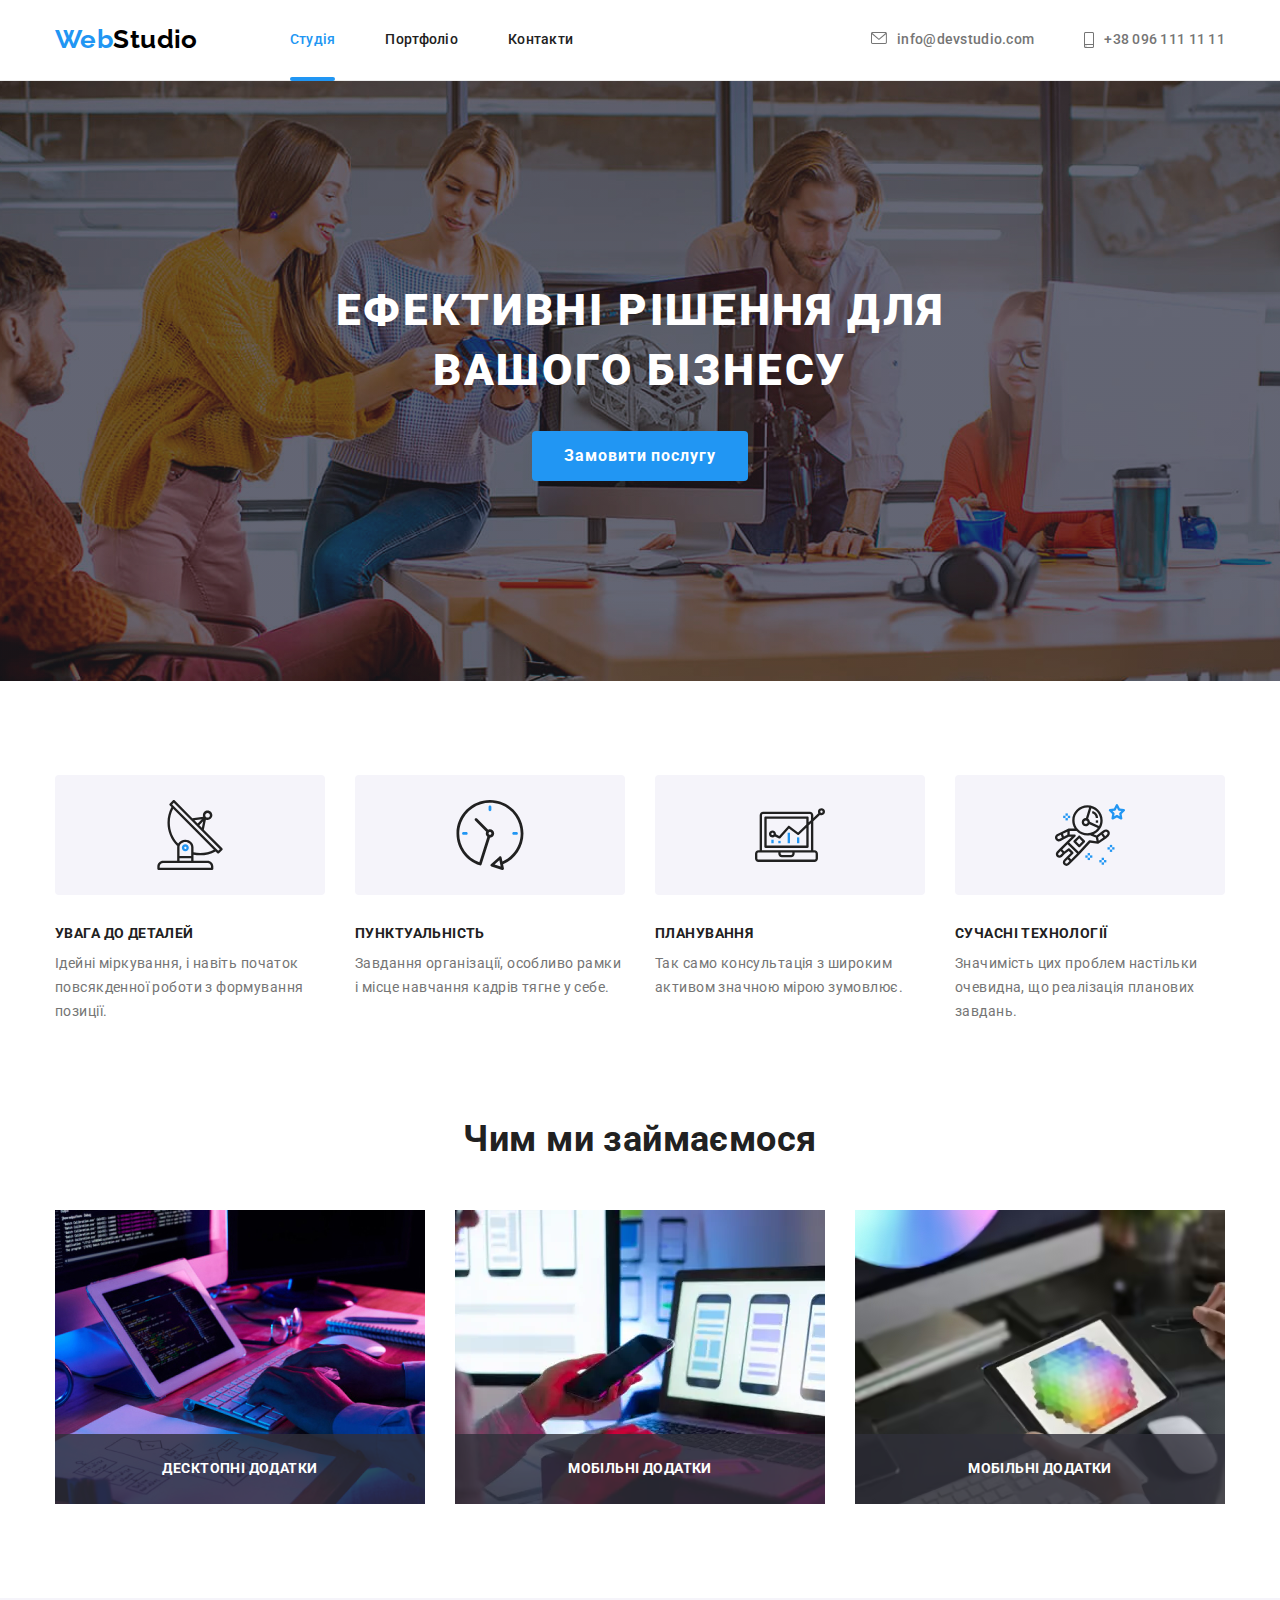
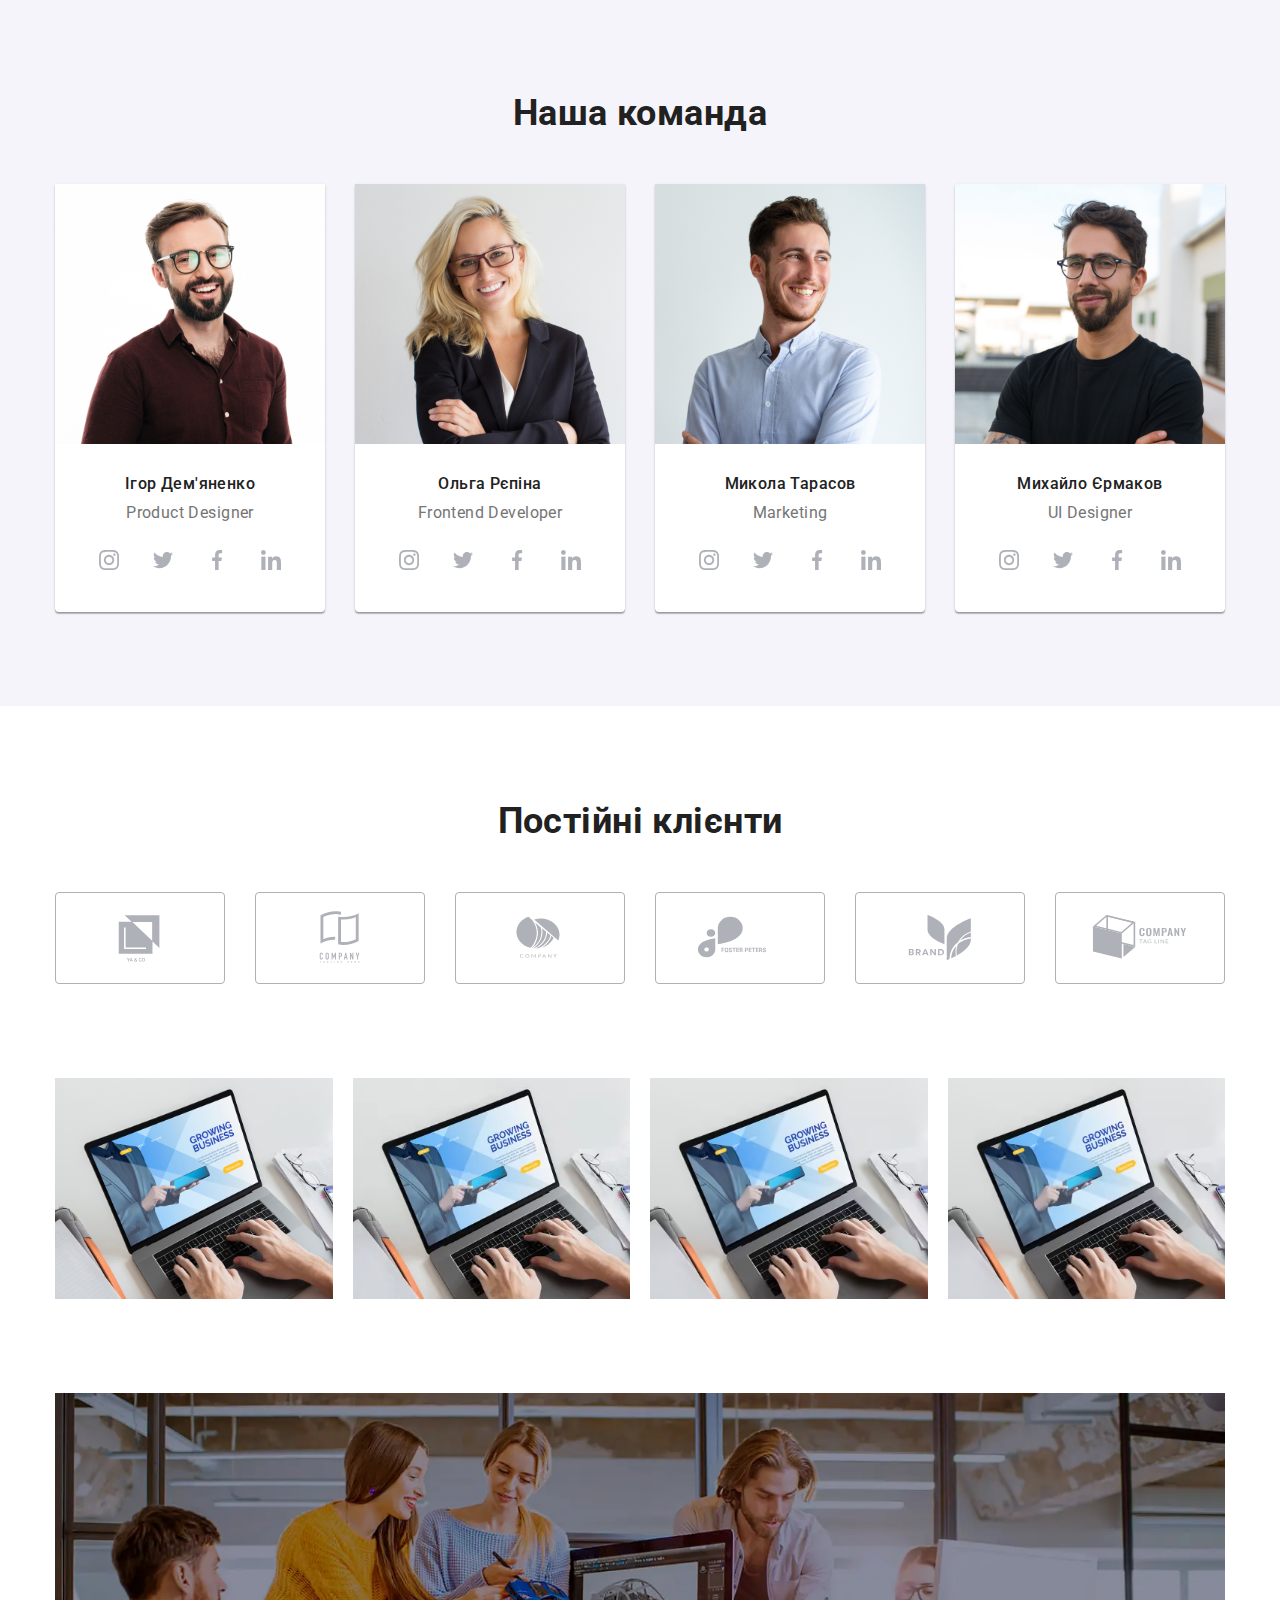
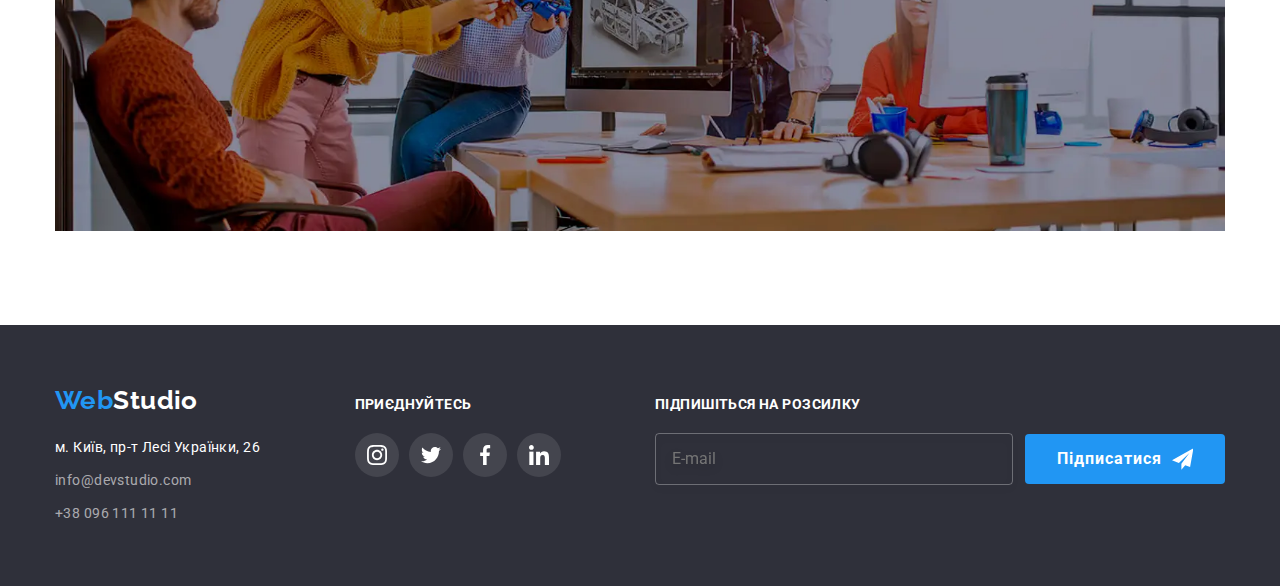
<file: index.html>
<!DOCTYPE html>
<html lang="uk">
  <head>
    <meta charset="UTF-8" />
    <meta http-equiv="X-UA-Compatible" content="IE=edge" />
    <meta name="viewport" content="width=device-width, initial-scale=1.0" />
    <title>WebStudio</title>
    <link rel="preconnect" href="https://fonts.googleapis.com" />
    <link rel="preconnect" href="https://fonts.gstatic.com" crossorigin />
    <link
      href="https://fonts.googleapis.com/css2?family=Raleway:wght@700&family=Roboto:wght@400;500;700;900&display=swap"
      rel="stylesheet"
    />
    <link rel="stylesheet" href="./css/style.css" />
  </head>

  <body class="page">
    <header class="header">
      <div class="header__container container">
        <a class="logo logo--dark" href="./index.html"><mark>Web</mark>Studio</a>
        <div class="header__menu-container" id="mobile-menu">
          <nav class="header__nav">
            <h2 class="header__nav-title">Головна навігація</h2>
            <ul class="header__list">
              <li class="header__list-item">
                <a class="header__list-link header__list-link--active" href="./index.html"
                  >Студія</a
                >
              </li>
              <li class="header__list-item">
                <a class="header__list-link" href="./portfolio.html">Портфоліо</a>
              </li>
              <li class="header__list-item">
                <a class="header__list-link" href="">Контакти</a>
              </li>
            </ul>
          </nav>
          <address class="header__address">
            <a class="header__address-link header__address-mail" href="mailto:info@devstudio.com">
              <svg class="header__address-icon" width="16" height="12">
                <use href="./img/sprite.svg#envelope"></use>
              </svg>
              info@devstudio.com
            </a>
            <a class="header__address-link header__address-tel" href="tel:+380961111111">
              <svg class="header__address-icon" width="10" height="16">
                <use href="./img/sprite.svg#smartphone"></use>
              </svg>
              +38 096 111 11 11
            </a>
          </address>
          <ul class="header__social-list">
            <li class="header__social-item">
              <a href="#" class="header__social-link">Instagram</a>
            </li>
            <li class="header__social-item">
              <a href="#" class="header__social-link">Twitter</a>
            </li>
            <li class="header__social-item">
              <a href="#" class="header__social-link">Facebook</a>
            </li>
            <li class="header__social-item">
              <a href="#" class="header__social-link">LinkedIn</a>
            </li>
          </ul>
        </div>
        <button
          class="header__btn-burger"
          type="button"
          aria-expanded="false"
          aria-controls="mobile-menu"
          aria-label="перемикач мобільного меню"
        >
          <span class="header__icon-burger"></span>
        </button>
      </div>
    </header>

    <main class="page__main">
      <section class="hero">
        <h1 class="hero__title">
          Ефективні рішення для<br />
          вашого бізнесу
        </h1>
        <button class="hero__btn btn" data-open-modal>Замовити послугу</button>
      </section>

      <section class="section features">
        <div class="container">
          <h2 class="features__title">Особливості</h2>
          <ul class="features__list">
            <li class="features__item features__item_attention">
              <div class="features__item-scene">
                <svg class="features__item-icon">
                  <use href="./img/sprite.svg#antenna"></use>
                </svg>
              </div>
              <h3 class="features__item-title">УВАГА ДО ДЕТАЛЕЙ</h3>
              <p class="features__item-descr">
                Ідейні міркування, і навіть початок повсякденної роботи з формування позиції.
              </p>
            </li>
            <li class="features__item features__item_punctuality">
              <div class="features__item-scene">
                <svg class="features__item-icon">
                  <use href="./img/sprite.svg#clock"></use>
                </svg>
              </div>
              <h3 class="features__item-title">ПУНКТУАЛЬНІСТЬ</h3>
              <p class="features__item-descr">
                Завдання організації, особливо рамки і місце навчання кадрів тягне у себе.
              </p>
            </li>
            <li class="features__item features__item_planning">
              <div class="features__item-scene">
                <svg class="features__item-icon">
                  <use href="./img/sprite.svg#diagram"></use>
                </svg>
              </div>
              <h3 class="features__item-title">ПЛАНУВАННЯ</h3>
              <p class="features__item-descr">
                Так само консультація з широким активом значною мірою зумовлює.
              </p>
            </li>
            <li class="features__item features__item_technologies">
              <div class="features__item-scene">
                <svg class="features__item-icon">
                  <use href="./img/sprite.svg#astronaut"></use>
                </svg>
              </div>
              <h3 class="features__item-title">СУЧАСНІ ТЕХНОЛОГІЇ</h3>
              <p class="features__item-descr">
                Значимість цих проблем настільки очевидна, що реалізація планових завдань.
              </p>
            </li>
          </ul>
        </div>
      </section>

      <section class="section services">
        <div class="container">
          <h2 class="section__title">Чим ми займаємося</h2>
          <ul class="services__list">
            <li class="services__item">
              <h2 class="services__title">Десктопні додатки</h2>
              <img
                class="services__img"
                srcset="
                  ./img/services/box1.jpg    1x,
                  ./img/services/box1-2x.jpg 2x,
                  ./img/services/box1-3x.jpg 3x
                "
                src="./img/services/box1-3x.jpg"
                alt="image"
                width="370"
              />
            </li>
            <li class="services__item">
              <h2 class="services__title">Мобільні додатки</h2>
              <picture>
                <source
                  srcset="
                    ./img/services/box2.webp    1x,
                    ./img/services/box2-2x.webp 2x,
                    ./img/services/box2-3x.webp 3x
                  "
                  type="image/webp"
                />
                <img
                  class="services__img"
                  srcset="
                    ./img/services/box2.jpg    1x,
                    ./img/services/box2-2x.jpg 2x,
                    ./img/services/box2-3x.jpg 3x
                  "
                  src="./img/services/box2-3x.jpg"
                  alt="image"
                  width="370"
                />
              </picture>
            </li>
            <li class="services__item">
              <h2 class="services__title">Мобільні додатки</h2>
              <picture>
                <source
                  srcset="
                    ./img/services/box3.avif    1x,
                    ./img/services/box3-2x.avif 2x,
                    ./img/services/box3-3x.avif 3x
                  "
                  type="image/avif"
                />
                <source
                  srcset="
                    ./img/services/box3.webp    1x,
                    ./img/services/box3-2x.webp 2x,
                    ./img/services/box3-3x.webp 3x
                  "
                  type="image/webp"
                />
                <img
                  class="services__img"
                  srcset="
                    ./img/services/box3.jpg    1x,
                    ./img/services/box3-2x.jpg 2x,
                    ./img/services/box3-3x.jpg 3x
                  "
                  src="./img/services/box3-3x.jpg"
                  alt="image"
                  width="370"
                />
              </picture>
            </li>
          </ul>
        </div>
      </section>

      <section class="section team">
        <div class="container">
          <h2 class="section__title">Наша команда</h2>
          <ul class="team__list">
            <li class="team__card">
              <div class="team__content">
                <h3 class="team__name">Ігор Дем'яненко</h3>
                <p class="team__post">Product Designer</p>
                <ul class="team__icons">
                  <li class="team__icon">
                    <a href="" class="team__icon-link" aria-label="посилання на instagram">
                      <svg class="team__icon-svg">
                        <use href="./img/sprite.svg#instagram"></use>
                      </svg>
                    </a>
                  </li>
                  <li class="team__icon">
                    <a href="" class="team__icon-link" aria-label="посилання на twitter">
                      <svg class="team__icon-svg">
                        <use href="./img/sprite.svg#twitter"></use>
                      </svg>
                    </a>
                  </li>
                  <li class="team__icon">
                    <a href="" class="team__icon-link" aria-label="посилання на facebook">
                      <svg class="team__icon-svg">
                        <use href="./img/sprite.svg#facebook"></use>
                      </svg>
                    </a>
                  </li>
                  <li class="team__icon">
                    <a href="" class="team__icon-link" aria-label="посилання на linkedin">
                      <svg class="team__icon-svg">
                        <use href="./img/sprite.svg#linkedin"></use>
                      </svg>
                    </a>
                  </li>
                </ul>
              </div>
              <img class="team__img" src="./img/team/teacher1.jpg" alt="" />
            </li>
            <li class="team__card">
              <div class="team__content">
                <h3 class="team__name">Ольга Рєпіна</h3>
                <p class="team__post">Frontend Developer</p>
                <ul class="team__icons">
                  <li class="team__icon">
                    <a href="" class="team__icon-link" aria-label="посилання на instagram">
                      <svg class="team__icon-svg">
                        <use href="./img/sprite.svg#instagram"></use>
                      </svg>
                    </a>
                  </li>
                  <li class="team__icon">
                    <a href="" class="team__icon-link" aria-label="посилання на twitter">
                      <svg class="team__icon-svg">
                        <use href="./img/sprite.svg#twitter"></use>
                      </svg>
                    </a>
                  </li>
                  <li class="team__icon">
                    <a href="" class="team__icon-link" aria-label="посилання на facebook">
                      <svg class="team__icon-svg">
                        <use href="./img/sprite.svg#facebook"></use>
                      </svg>
                    </a>
                  </li>
                  <li class="team__icon">
                    <a href="" class="team__icon-link" aria-label="посилання на linkedin">
                      <svg class="team__icon-svg">
                        <use href="./img/sprite.svg#linkedin"></use>
                      </svg>
                    </a>
                  </li>
                </ul>
              </div>
              <img class="team__img" src="./img/team/teacher2.jpg" alt="" />
            </li>
            <li class="team__card">
              <div class="team__content">
                <h3 class="team__name">Микола Тарасов</h3>
                <p class="team__post">Marketing</p>
                <ul class="team__icons">
                  <li class="team__icon">
                    <a href="" class="team__icon-link" aria-label="посилання на instagram">
                      <svg class="team__icon-svg">
                        <use href="./img/sprite.svg#instagram"></use>
                      </svg>
                    </a>
                  </li>
                  <li class="team__icon">
                    <a href="" class="team__icon-link" aria-label="посилання на twitter">
                      <svg class="team__icon-svg">
                        <use href="./img/sprite.svg#twitter"></use>
                      </svg>
                    </a>
                  </li>
                  <li class="team__icon">
                    <a href="" class="team__icon-link" aria-label="посилання на facebook">
                      <svg class="team__icon-svg">
                        <use href="./img/sprite.svg#facebook"></use>
                      </svg>
                    </a>
                  </li>
                  <li class="team__icon">
                    <a href="" class="team__icon-link" aria-label="посилання на linkedin">
                      <svg class="team__icon-svg">
                        <use href="./img/sprite.svg#linkedin"></use>
                      </svg>
                    </a>
                  </li>
                </ul>
              </div>
              <img class="team__img" src="./img/team/teacher3.jpg" alt="" />
            </li>
            <li class="team__card">
              <div class="team__content">
                <h3 class="team__name">Михайло Єрмаков</h3>
                <p class="team__post">UI Designer</p>
                <ul class="team__icons">
                  <li class="team__icon">
                    <a href="" class="team__icon-link" aria-label="посилання на instagram">
                      <svg class="team__icon-svg">
                        <use href="./img/sprite.svg#instagram"></use>
                      </svg>
                    </a>
                  </li>
                  <li class="team__icon">
                    <a href="" class="team__icon-link" aria-label="посилання на twitter">
                      <svg class="team__icon-svg">
                        <use href="./img/sprite.svg#twitter"></use>
                      </svg>
                    </a>
                  </li>
                  <li class="team__icon">
                    <a href="" class="team__icon-link" aria-label="посилання на facebook">
                      <svg class="team__icon-svg">
                        <use href="./img/sprite.svg#facebook"></use>
                      </svg>
                    </a>
                  </li>
                  <li class="team__icon">
                    <a href="" class="team__icon-link" aria-label="посилання на linkedin">
                      <svg class="team__icon-svg">
                        <use href="./img/sprite.svg#linkedin"></use>
                      </svg>
                    </a>
                  </li>
                </ul>
              </div>
              <img class="team__img" src="./img/team/teacher4.jpg" alt="" />
            </li>
          </ul>
        </div>
      </section>

      <section class="section clients">
        <div class="container">
          <h2 class="section__title">Постійні клієнти</h2>
          <ul class="clients__list">
            <li class="clients__item">
              <a href="" class="clients__link" aria-label="посилання на сайт компанії ...">
                <svg class="clients__icon">
                  <use href="./img/sprite.svg#client1"></use>
                </svg>
              </a>
            </li>
            <li class="clients__item">
              <a href="" class="clients__link" aria-label="посилання на сайт компанії ...">
                <svg class="clients__icon">
                  <use href="./img/sprite.svg#client2"></use>
                </svg>
              </a>
            </li>
            <li class="clients__item">
              <a href="" class="clients__link" aria-label="посилання на сайт компанії ...">
                <svg class="clients__icon">
                  <use href="./img/sprite.svg#client3"></use>
                </svg>
              </a>
            </li>
            <li class="clients__item">
              <a href="" class="clients__link" aria-label="посилання на сайт компанії ...">
                <svg class="clients__icon">
                  <use href="./img/sprite.svg#client4"></use>
                </svg>
              </a>
            </li>
            <li class="clients__item">
              <a href="" class="clients__link" aria-label="посилання на сайт компанії ...">
                <svg class="clients__icon">
                  <use href="./img/sprite.svg#client5"></use>
                </svg>
              </a>
            </li>
            <li class="clients__item">
              <a href="" class="clients__link" aria-label="посилання на сайт компанії ...">
                <svg class="clients__icon">
                  <use href="./img/sprite.svg#client6"></use>
                </svg>
              </a>
            </li>
          </ul>
        </div>
      </section>

      <section class="section">
        <ul class="img-set">
          <li>
            <img
              srcset="
                img/image/image-370.jpg   370w,
                img/image/image-555.jpg   555w,
                img/image/image-740.jpg   740w,
                img/image/image-1110.jpg 1110w,
                img/image/image-1480.jpg 1480w
              "
              src="img/image/image-1480.jpg"
              alt=""
              sizes="(min-width: 1200px) 25vw, (min-width: 768px) 33vw, (min-width: 480px) 50vw, 100vw"
              loading="lazy"
            />
          </li>
          <li>
            <picture>
              <source
                srcset="
                  img/image/image-370.webp   370w,
                  img/image/image-555.webp   555w,
                  img/image/image-740.webp   740w,
                  img/image/image-1110.webp 1110w,
                  img/image/image-1480.webp 1480w
                "
                type="image/webp"
                sizes="(min-width: 1200px) 25vw, (min-width: 768px) 33vw, (min-width: 480px) 50vw, 100vw"
              />
              <img
                srcset="
                  img/image/image-370.jpg   370w,
                  img/image/image-555.jpg   555w,
                  img/image/image-740.jpg   740w,
                  img/image/image-1110.jpg 1110w,
                  img/image/image-1480.jpg 1480w
                "
                src="img/image/image-1480.jpg"
                alt=""
                sizes="(min-width: 1200px) 25vw, (min-width: 768px) 33vw, (min-width: 480px) 50vw, 100vw"
                loading="lazy"
              />
            </picture>
          </li>
          <li>
            <picture>
              <source
                srcset="
                  img/image/image-370.avif   370w,
                  img/image/image-555.avif   555w,
                  img/image/image-740.avif   740w,
                  img/image/image-1110.avif 1110w,
                  img/image/image-1480.avif 1480w
                "
                type="image/avif"
                sizes="(min-width: 1200px) 25vw, (min-width: 768px) 33vw, (min-width: 480px) 50vw, 100vw"
              />
              <img
                srcset="
                  img/image/image-370.jpg   370w,
                  img/image/image-555.jpg   555w,
                  img/image/image-740.jpg   740w,
                  img/image/image-1110.jpg 1110w,
                  img/image/image-1480.jpg 1480w
                "
                src="img/image/image-1480.jpg"
                alt=""
                sizes="(min-width: 1200px) 25vw, (min-width: 768px) 33vw, (min-width: 480px) 50vw, 100vw"
                loading="lazy"
              />
            </picture>
          </li>
          <li>
            <picture>
              <source
                srcset="
                  img/image/image-370.avif   370w,
                  img/image/image-555.avif   555w,
                  img/image/image-740.avif   740w,
                  img/image/image-1110.avif 1110w,
                  img/image/image-1480.avif 1480w
                "
                type="image/avif"
                sizes="(min-width: 1200px) 25vw, (min-width: 768px) 33vw, (min-width: 480px) 50vw, 100vw"
              />
              <source
                srcset="
                  img/image/image-370.webp   370w,
                  img/image/image-555.webp   555w,
                  img/image/image-740.webp   740w,
                  img/image/image-1110.webp 1110w,
                  img/image/image-1480.webp 1480w
                "
                type="image/webp"
                sizes="(min-width: 1200px) 25vw, (min-width: 768px) 33vw, (min-width: 480px) 50vw, 100vw"
              />
              <img
                srcset="
                  img/image/image-370.jpg   370w,
                  img/image/image-555.jpg   555w,
                  img/image/image-740.jpg   740w,
                  img/image/image-1110.jpg 1110w,
                  img/image/image-1480.jpg 1480w
                "
                src="img/image/image-1480.jpg"
                alt=""
                sizes="(min-width: 1200px) 25vw, (min-width: 768px) 33vw, (min-width: 480px) 50vw, 100vw"
                loading="lazy"
              />
            </picture>
          </li>
        </ul>
      </section>

      <section class="section">
        <div class="container">
          <picture>
            <source
              type="image/webp"
              srcset="
                ./img/hero/hero-1600-1x.webp 1x,
                ./img/hero/hero-1600-2x.webp 2x,
                ./img/hero/hero-1600-3x.webp 3x
              "
              media="(min-width: 1200px)"
            />
            <source
              srcset="
                ./img/hero/hero-1600-1x.jpg 1x,
                ./img/hero/hero-1600-2x.jpg 2x,
                ./img/hero/hero-1600-3x.jpg 3x
              "
              media="(min-width: 1200px)"
            />
            <source
              type="image/webp"
              srcset="
                ./img/hero/hero-768-1x.webp 1x,
                ./img/hero/hero-768-2x.webp 2x,
                ./img/hero/hero-768-3x.webp 3x
              "
              media="(min-width: 768px)"
            />
            <source
              srcset="
                ./img/hero/hero-768-1x.jpg 1x,
                ./img/hero/hero-768-2x.jpg 2x,
                ./img/hero/hero-768-3x.jpg 3x
              "
              media="(min-width: 768px)"
            />
            <source
              type="image/webp"
              srcset="
                ./img/hero/hero-480-1x.webp 1x,
                ./img/hero/hero-480-2x.webp 2x,
                ./img/hero/hero-480-3x.webp 3x
              "
              media="(max-width: 767px)"
            />
            <source
              srcset="
                ./img/hero/hero-480-1x.jpg 1x,
                ./img/hero/hero-480-2x.jpg 2x,
                ./img/hero/hero-480-3x.jpg 3x
              "
              media="(max-width: 767px)"
            />
            <img src="./img/hero/hero-1600-3x.jpg" alt="image" />
          </picture>
        </div>
      </section>
    </main>

    <footer class="footer">
      <div class="container footer__container">
        <div class="footer__contacts">
          <a class="logo logo--light" href="./index.html"><mark>Web</mark>Studio</a>
          <address class="footer__address">
            <span>м. Київ, пр-т Лесі Українки, 26</span>
            <a class="footer__address-link" href="mailto:info@devstudio.com">info@devstudio.com</a>
            <a class="footer__address-link" href="tel:+380961111111">+38 096 111 11 11</a>
          </address>
        </div>
        <div class="footer__column-social">
          <b class="footer__column-title">приєднуйтесь</b>
          <ul class="footer__icons">
            <li class="footer_icon">
              <a href="" class="footer__icon-link" aria-label="посилання на instagram">
                <svg class="footer__icon-svg">
                  <use href="./img/sprite.svg#instagram"></use>
                </svg>
              </a>
            </li>
            <li class="footer_icon">
              <a href="" class="footer__icon-link" aria-label="посилання на twitter">
                <svg class="footer__icon-svg">
                  <use href="./img/sprite.svg#twitter"></use>
                </svg>
              </a>
            </li>
            <li class="footer_icon">
              <a href="" class="footer__icon-link" aria-label="посилання на facebook">
                <svg class="footer__icon-svg">
                  <use href="./img/sprite.svg#facebook"></use>
                </svg>
              </a>
            </li>
            <li class="footer_icon">
              <a href="" class="footer__icon-link" aria-label="посилання на linkedin">
                <svg class="footer__icon-svg">
                  <use href="./img/sprite.svg#linkedin"></use>
                </svg>
              </a>
            </li>
          </ul>
        </div>
        <div class="footer__column-form">
          <b class="footer__column-title">Підпишіться на розсилку</b>
          <form class="footer__subscription-form subscription-form">
            <input
              class="subscription-form__input"
              type="email"
              name="email"
              placeholder="E-mail"
            />
            <button class="btn subscription-form__btn" type="submit">
              Підписатися
              <svg class="subscription-form__btn-icon">
                <use href="./img/sprite.svg#send"></use>
              </svg>
            </button>
          </form>
        </div>
      </div>
    </footer>

    <div class="backdrop" data-backdrop>
      <div class="modal">
        <button class="modal__close" data-close-modal>
          <svg class="modal__close-icon">
            <use href="./img/sprite.svg#close"></use>
          </svg>
        </button>
        <b class="modal__title">Залиште свої дані, ми вам передзвонимо</b>
        <form class="modal__form feedback-form">
          <div class="feedback-form__inputs-group">
            <label class="feedback-form__field">
              <input class="feedback-form__input" type="text" name="name" placeholder=" " />
              <span class="feedback-form__label">Ім'я</span>
              <svg class="feedback-form__icon">
                <use href="./img/sprite.svg#person"></use>
              </svg>
            </label>
            <label class="feedback-form__field">
              <input class="feedback-form__input" type="tel" name="tel" placeholder=" " />
              <span class="feedback-form__label">Телефон</span>
              <svg class="feedback-form__icon">
                <use href="./img/sprite.svg#phone"></use>
              </svg>
            </label>
            <label class="feedback-form__field">
              <input class="feedback-form__input" type="email" name="email" placeholder=" " />
              <span class="feedback-form__label">Пошта</span>
              <svg class="feedback-form__icon">
                <use href="./img/sprite.svg#email"></use>
              </svg>
            </label>
            <label class="feedback-form__field">
              <textarea
                class="feedback-form__textarea"
                name="comment"
                placeholder="Введіть текст"
              ></textarea>
              <span class="feedback-form__label feedback-form__label--textarea">Коментар</span>
            </label>
          </div>
          <label class="feedback-form__check check">
            <input class="check__input" type="checkbox" name="policy" />
            <svg class="check__icon" width="16" height="15">
              <use class="check__icon-normality" href="./img/sprite.svg#checkbox"></use>
              <use class="check__icon-checked" href="./img/sprite.svg#checked"></use>
            </svg>
            <span class="check__label"
              >Погоджуюся з розсилкою та приймаю
              <a class="check__link" href="" target="_blank">Умови договору</a>
            </span>
          </label>
          <button class="btn feedback-form__btn" type="submit">Відправити</button>
        </form>
      </div>
    </div>

    <script src="./modal.js" type="module"></script>
    <script src="./menu.js" type="module"></script>
  </body>
</html>
</file>
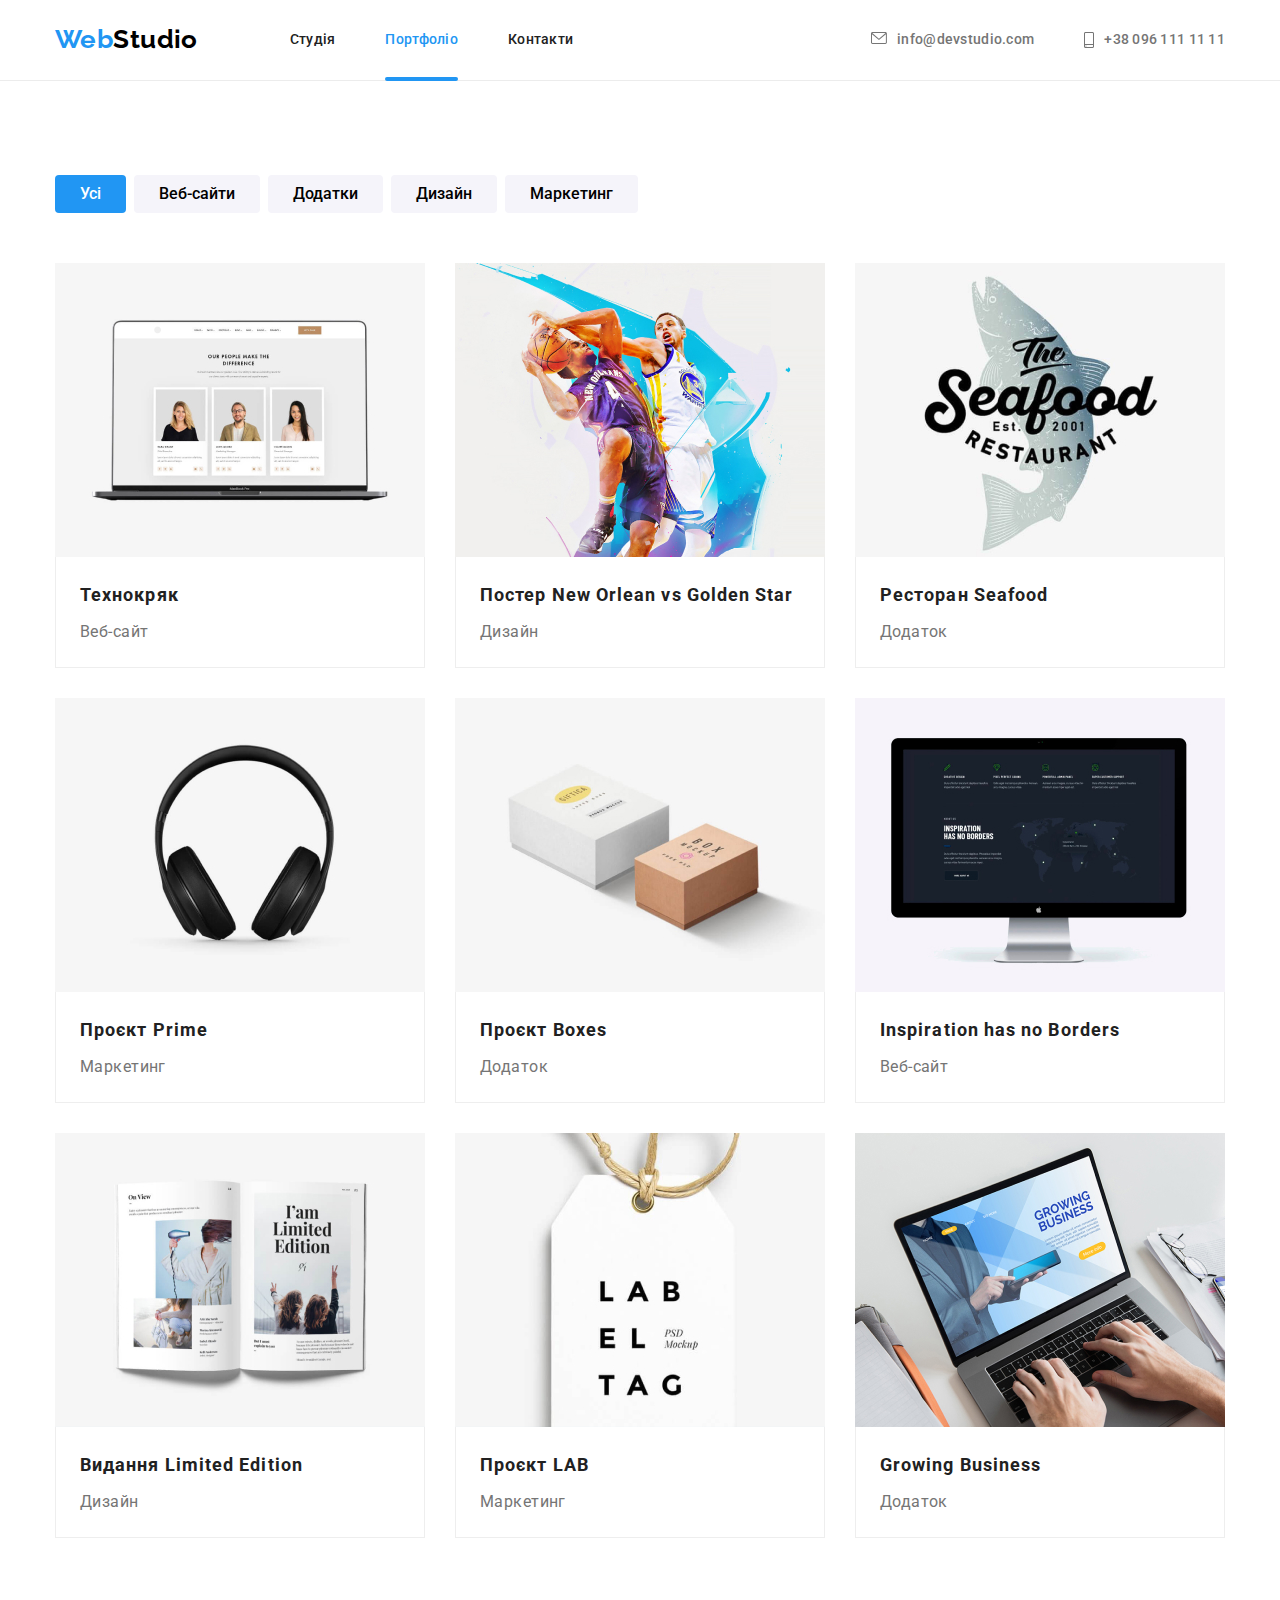
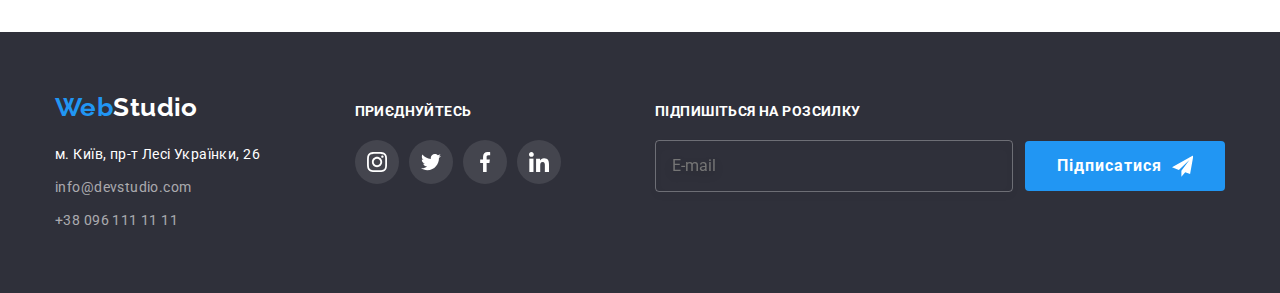
<file: portfolio.html>
<!DOCTYPE html>
<html lang="uk">
  <head>
    <meta charset="UTF-8" />
    <meta http-equiv="X-UA-Compatible" content="IE=edge" />
    <meta name="viewport" content="width=device-width, initial-scale=1.0" />
    <title>Portfolio</title>
    <link rel="preconnect" href="https://fonts.googleapis.com" />
    <link rel="preconnect" href="https://fonts.gstatic.com" crossorigin />
    <link
      href="https://fonts.googleapis.com/css2?family=Raleway:wght@700&family=Roboto:wght@400;500;700;900&display=swap"
      rel="stylesheet"
    />
    <link rel="stylesheet" href="./css/style.css" />
  </head>

  <body class="page">
    <header class="header">
      <div class="header__container container">
        <a class="logo logo--dark" href="./index.html"><mark>Web</mark>Studio</a>
        <div class="header__menu-container" id="mobile-menu">
          <nav class="header__nav">
            <h2 class="header__nav-title">Головна навігація</h2>
            <ul class="header__list">
              <li class="header__list-item">
                <a class="header__list-link" href="./index.html"
                  >Студія</a
                >
              </li>
              <li class="header__list-item">
                <a class="header__list-link header__list-link--active" href="./portfolio.html">Портфоліо</a>
              </li>
              <li class="header__list-item">
                <a class="header__list-link" href="">Контакти</a>
              </li>
            </ul>
          </nav>
          <address class="header__address">
            <a class="header__address-link header__address-mail" href="mailto:info@devstudio.com">
              <svg class="header__address-icon" width="16" height="12">
                <use href="./img/sprite.svg#envelope"></use>
              </svg>
              info@devstudio.com
            </a>
            <a class="header__address-link header__address-tel" href="tel:+380961111111">
              <svg class="header__address-icon" width="10" height="16">
                <use href="./img/sprite.svg#smartphone"></use>
              </svg>
              +38 096 111 11 11
            </a>
          </address>
          <ul class="header__social-list">
            <li class="header__social-item">
              <a href="#" class="header__social-link">Instagram</a>
            </li>
            <li class="header__social-item">
              <a href="#" class="header__social-link">Twitter</a>
            </li>
            <li class="header__social-item">
              <a href="#" class="header__social-link">Facebook</a>
            </li>
            <li class="header__social-item">
              <a href="#" class="header__social-link">LinkedIn</a>
            </li>
          </ul>
        </div>
        <button
          class="header__btn-burger"
          type="button"
          aria-expanded="false"
          aria-controls="mobile-menu"
          aria-label="перемикач мобільного меню"
        >
          <span class="header__icon-burger"></span>
        </button>
      </div>
    </header>

    <main class="page__main">
      <section class="section portfolio">
        <div class="container">
          <h1 class="portfolio__title">Портфоліо</h1>
          <menu class="portfolio__btns">
            <li class="portfolio__btns-item">
              <button class="portfolio__btn portfolio__btn--active">Усі</button>
            </li>
            <li class="portfolio__btns-item">
              <button class="portfolio__btn">Веб-сайти</button>
            </li>
            <li class="portfolio__btns-item">
              <button class="portfolio__btn">Додатки</button>
            </li>
            <li class="portfolio__btns-item">
              <button class="portfolio__btn">Дизайн</button>
            </li>
            <li class="portfolio__btns-item">
              <button class="portfolio__btn">Маркетинг</button>
            </li>
          </menu>

          <ul class="portfolio__list-projects">
            <li class="portfolio__project">
              <a class="portfolio__project-link" href="">
                <div class="portfolio__project-thumb">
                  <img
                    class="portfolio__project-img"
                    src="./img/projects/project1.jpg"
                    alt=""
                  />
                  <p class="portfolio__project-descr">
                    Ресурс пропонує комплексні пропозиції з різним рівнем функціоналу та сервісів.
                    Все це дозволить відвідувачу отримати вичерпні відомості про компанію чи
                    приватну особу.
                  </p>
                </div>
                <div class="portfolio__project-text">
                  <h2 class="portfolio__project-title">Технокряк</h2>
                  <p class="portfolio__project-type">Веб-сайт</p>
                </div>
              </a>
            </li>
            <li class="portfolio__project">
              <a class="portfolio__project-link" href="">
                <div class="portfolio__project-thumb">
                  <img
                    class="portfolio__project-img"
                    src="./img/projects/project2.jpg"
                    alt=""
                  />
                  <p class="portfolio__project-descr">
                    Ресурс пропонує комплексні пропозиції з різним рівнем функціоналу та сервісів.
                    Все це дозволить відвідувачу отримати вичерпні відомості про компанію чи
                    приватну особу.
                  </p>
                </div>
                <div class="portfolio__project-text">
                  <h2 class="portfolio__project-title">Постер New Orlean vs Golden Star</h2>
                  <p class="portfolio__project-type">Дизайн</p>
                </div>
              </a>
            </li>
            <li class="portfolio__project">
              <a class="portfolio__project-link" href="">
                <div class="portfolio__project-thumb">
                  <img
                    class="portfolio__project-img"
                    src="./img/projects/project3.jpg"
                    alt=""
                  />
                  <p class="portfolio__project-descr">
                    Ресурс пропонує комплексні пропозиції з різним рівнем функціоналу та сервісів.
                    Все це дозволить відвідувачу отримати вичерпні відомості про компанію чи
                    приватну особу.
                  </p>
                </div>
                <div class="portfolio__project-text">
                  <h2 class="portfolio__project-title">Ресторан Seafood</h2>
                  <p class="portfolio__project-type">Додаток</p>
                </div>
              </a>
            </li>
            <li class="portfolio__project">
              <a class="portfolio__project-link" href="">
                <div class="portfolio__project-thumb">
                  <img
                    class="portfolio__project-img"
                    src="./img/projects/project4.jpg"
                    alt=""
                  />
                  <p class="portfolio__project-descr">
                    Ресурс пропонує комплексні пропозиції з різним рівнем функціоналу та сервісів.
                    Все це дозволить відвідувачу отримати вичерпні відомості про компанію чи
                    приватну особу.
                  </p>
                </div>
                <div class="portfolio__project-text">
                  <h2 class="portfolio__project-title">Проєкт Prime</h2>
                  <p class="portfolio__project-type">Маркетинг</p>
                </div>
              </a>
            </li>
            <li class="portfolio__project">
              <a class="portfolio__project-link" href="">
                <div class="portfolio__project-thumb">
                  <img
                    class="portfolio__project-img"
                    src="./img/projects/project5.jpg"
                    alt=""
                  />
                  <p class="portfolio__project-descr">
                    Ресурс пропонує комплексні пропозиції з різним рівнем функціоналу та сервісів.
                    Все це дозволить відвідувачу отримати вичерпні відомості про компанію чи
                    приватну особу.
                  </p>
                </div>
                <div class="portfolio__project-text">
                  <h2 class="portfolio__project-title">Проєкт Boxes</h2>
                  <p class="portfolio__project-type">Додаток</p>
                </div>
              </a>
            </li>
            <li class="portfolio__project">
              <a class="portfolio__project-link" href="">
                <div class="portfolio__project-thumb">
                  <img
                    class="portfolio__project-img"
                    src="./img/projects/project6.jpg"
                    alt=""
                  />
                  <p class="portfolio__project-descr">
                    Ресурс пропонує комплексні пропозиції з різним рівнем функціоналу та сервісів.
                    Все це дозволить відвідувачу отримати вичерпні відомості про компанію чи
                    приватну особу.
                  </p>
                </div>
                <div class="portfolio__project-text">
                  <h2 class="portfolio__project-title">Inspiration has no Borders</h2>
                  <p class="portfolio__project-type">Веб-сайт</p>
                </div>
              </a>
            </li>
            <li class="portfolio__project">
              <a class="portfolio__project-link" href="">
                <div class="portfolio__project-thumb">
                  <img
                    class="portfolio__project-img"
                    src="./img/projects/project7.jpg"
                    alt=""
                  />
                  <p class="portfolio__project-descr">
                    Ресурс пропонує комплексні пропозиції з різним рівнем функціоналу та сервісів.
                    Все це дозволить відвідувачу отримати вичерпні відомості про компанію чи
                    приватну особу.
                  </p>
                </div>
                <div class="portfolio__project-text">
                  <h2 class="portfolio__project-title">Видання Limited Edition</h2>
                  <p class="portfolio__project-type">Дизайн</p>
                </div>
              </a>
            </li>
            <li class="portfolio__project">
              <a class="portfolio__project-link" href="">
                <div class="portfolio__project-thumb">
                  <img
                    class="portfolio__project-img"
                    src="./img/projects/project8.jpg"
                    alt=""
                  />
                  <p class="portfolio__project-descr">
                    Ресурс пропонує комплексні пропозиції з різним рівнем функціоналу та сервісів.
                    Все це дозволить відвідувачу отримати вичерпні відомості про компанію чи
                    приватну особу.
                  </p>
                </div>
                <div class="portfolio__project-text">
                  <h2 class="portfolio__project-title">Проєкт LAB</h2>
                  <p class="portfolio__project-type">Маркетинг</p>
                </div>
              </a>
            </li>
            <li class="portfolio__project">
              <a class="portfolio__project-link" href="">
                <div class="portfolio__project-thumb">
                  <img
                    class="portfolio__project-img"
                    src="./img/projects/project9.jpg"
                    alt=""
                  />
                  <p class="portfolio__project-descr">
                    Ресурс пропонує комплексні пропозиції з різним рівнем функціоналу та сервісів.
                    Все це дозволить відвідувачу отримати вичерпні відомості про компанію чи
                    приватну особу. Ресурс пропонує комплексні пропозиції з різним рівнем
                    функціоналу та сервісів. Все це дозволить відвідувачу отримати вичерпні
                    відомості про компанію чи приватну особу
                  </p>
                </div>
                <div class="portfolio__project-text">
                  <h2 class="portfolio__project-title">Growing Business</h2>
                  <p class="portfolio__project-type">Додаток</p>
                </div>
              </a>
            </li>
          </ul>
        </div>
      </section>
    </main>

    <footer class="footer">
      <div class="container footer__container">
        <div class="footer__contacts">
          <a class="logo logo--light" href="./index.html"><mark>Web</mark>Studio</a>
          <address class="footer__address">
            <span>м. Київ, пр-т Лесі Українки, 26</span>
            <a class="footer__address-link" href="mailto:info@devstudio.com">info@devstudio.com</a>
            <a class="footer__address-link" href="tel:+380961111111">+38 096 111 11 11</a>
          </address>
        </div>
        <div class="footer__column-social">
          <b class="footer__column-title">приєднуйтесь</b>
          <ul class="footer__icons">
            <li class="footer_icon">
              <a href="" class="footer__icon-link" aria-label="посилання на instagram">
                <svg class="footer__icon-svg">
                  <use href="./img/sprite.svg#instagram"></use>
                </svg>
              </a>
            </li>
            <li class="footer_icon">
              <a href="" class="footer__icon-link" aria-label="посилання на twitter">
                <svg class="footer__icon-svg">
                  <use href="./img/sprite.svg#twitter"></use>
                </svg>
              </a>
            </li>
            <li class="footer_icon">
              <a href="" class="footer__icon-link" aria-label="посилання на facebook">
                <svg class="footer__icon-svg">
                  <use href="./img/sprite.svg#facebook"></use>
                </svg>
              </a>
            </li>
            <li class="footer_icon">
              <a href="" class="footer__icon-link" aria-label="посилання на linkedin">
                <svg class="footer__icon-svg">
                  <use href="./img/sprite.svg#linkedin"></use>
                </svg>
              </a>
            </li>
          </ul>
        </div>
        <div class="footer__column-form">
          <b class="footer__column-title">Підпишіться на розсилку</b>
          <form class="footer__subscription-form subscription-form">
            <input
              class="subscription-form__input"
              type="email"
              name="email"
              placeholder="E-mail"
            />
            <button class="btn subscription-form__btn" type="submit">
              Підписатися
              <svg class="subscription-form__btn-icon">
                <use href="./img/sprite.svg#send"></use>
              </svg>
            </button>
          </form>
        </div>
      </div>
    </footer>

    <script src="./menu.js" type="module"></script>
  </body>
</html>
</file>
<file: css/style.css>
* {
  padding: 0;
  margin: 0;
  border: 0;
}

html {
  -webkit-box-sizing: border-box;
          box-sizing: border-box;
  height: 100%;
  width: 100%;
}

*, *:before, *:after {
  -webkit-box-sizing: inherit;
          box-sizing: inherit;
}

input, button, textarea {
  font: inherit;
}

input::-ms-clear {
  display: none;
}

input {
  background-color: inherit;
}

button {
  cursor: pointer;
  background-color: inherit;
}

button::-moz-focus-inner {
  padding: 0;
  border: 0;
}

a, a:visited {
  text-decoration: none;
}

a:hover {
  text-decoration: none;
}

ul, ol, menu li {
  list-style: none;
}

img {
  display: block;
  max-width: 100%;
  height: auto;
}

h1, h2, h3, h4, h5, h6, b {
  font-size: inherit;
  font-weight: inherit;
}

mark {
  background: inherit;
  color: inherit;
}

address {
  font-style: normal;
}

.page {
  min-height: 100%;
  display: -webkit-box;
  display: -ms-flexbox;
  display: flex;
  -webkit-box-orient: vertical;
  -webkit-box-direction: normal;
      -ms-flex-direction: column;
          flex-direction: column;
  background-color: #FFFFFF;
  color: #212121;
  font-family: Roboto, sans-serif;
  font-size: 14px;
  letter-spacing: 0.03em;
}
.page__main {
  -webkit-box-flex: 1;
      -ms-flex: 1 1 auto;
          flex: 1 1 auto;
}

.container {
  padding: 0 15px;
  margin: 0 auto;
}
@media screen and (min-width: 480px) {
  .container {
    width: 480px;
  }
}
@media screen and (min-width: 768px) {
  .container {
    width: 768px;
  }
}
@media screen and (min-width: 1200px) {
  .container {
    width: 1200px;
  }
}

.logo {
  font-family: "Raleway", sans-serif;
  font-weight: 700;
  font-size: 26px;
  line-height: 1.19;
}
.logo--dark {
  color: #000000;
  padding: 24px 0 25px 0;
}
.logo--light {
  color: #FFFFFF;
}
.logo mark {
  color: #2196F3;
}

.header {
  position: relative;
  border-bottom: 1px solid #ececec;
}
.header__container {
  display: -webkit-box;
  display: -ms-flexbox;
  display: flex;
  -webkit-box-align: center;
      -ms-flex-align: center;
          align-items: center;
}
.header__menu-container {
  display: -webkit-box;
  display: -ms-flexbox;
  display: flex;
}
@media screen and (max-width: 767px) {
  .header__menu-container {
    position: fixed;
    top: 0;
    left: 0;
    z-index: 1;
    display: none;
    -webkit-box-orient: vertical;
    -webkit-box-direction: normal;
        -ms-flex-direction: column;
            flex-direction: column;
    width: 100%;
    min-height: 100vh;
    padding: 48px 40px;
    background-color: #FFFFFF;
  }
  .header__menu-container--opened {
    display: -webkit-box;
    display: -ms-flexbox;
    display: flex;
  }
}
@media screen and (min-width: 768px) {
  .header__menu-container {
    -webkit-box-pack: justify;
        -ms-flex-pack: justify;
            justify-content: space-between;
    -webkit-box-align: center;
        -ms-flex-align: center;
            align-items: center;
    -webkit-box-flex: 1;
        -ms-flex-positive: 1;
            flex-grow: 1;
    margin-left: 87px;
  }
}
@media screen and (min-width: 1200px) {
  .header__menu-container {
    margin-left: 92px;
  }
}
.header__nav {
  -webkit-box-flex: 1;
      -ms-flex-positive: 1;
          flex-grow: 1;
}
.header__nav-title {
  position: absolute;
  width: 1px;
  height: 1px;
  overflow: hidden;
  border: 0;
  padding: 0;
  clip: rect(0 0 0 0);
  margin: -1px;
}
.header__list {
  display: -webkit-box;
  display: -ms-flexbox;
  display: flex;
}
@media screen and (max-width: 767px) {
  .header__list {
    -webkit-box-orient: vertical;
    -webkit-box-direction: normal;
        -ms-flex-direction: column;
            flex-direction: column;
    gap: 32px;
  }
}
.header__list-item:not(:last-child) {
  margin-right: 50px;
}
.header__list-link {
  display: block;
  font-weight: 500;
  line-height: 1.18;
  letter-spacing: 0.02em;
  color: #212121;
  -webkit-transition: color 250ms cubic-bezier(0.4, 0, 0.2, 1);
  transition: color 250ms cubic-bezier(0.4, 0, 0.2, 1);
}
@media screen and (max-width: 767px) {
  .header__list-link {
    font-size: 40px;
  }
}
@media screen and (min-width: 768px) {
  .header__list-link {
    position: relative;
    padding: 32px 0;
    line-height: 1.14;
  }
}
.header__list-link--active {
  color: #2196F3;
}
@media screen and (min-width: 768px) {
  .header__list-link--active:before {
    content: "";
    position: absolute;
    left: 0;
    bottom: -1px;
    display: block;
    width: 100%;
    height: 4px;
    background-color: #2196F3;
    border-radius: 2px;
  }
}
.header__address {
  display: -webkit-box;
  display: -ms-flexbox;
  display: flex;
}
@media screen and (min-width: 768px) and (max-width: 1199px) {
  .header__address {
    gap: 10px;
  }
}
@media screen and (max-width: 1199px) {
  .header__address {
    -webkit-box-orient: vertical;
    -webkit-box-direction: normal;
        -ms-flex-direction: column;
            flex-direction: column;
  }
}
.header__address-link {
  display: -webkit-box;
  display: -ms-flexbox;
  display: flex;
  gap: 10px;
  font-weight: 500;
  line-height: 1.14;
  letter-spacing: 0.02em;
  color: #757575;
  -webkit-transition: color 250ms cubic-bezier(0.4, 0, 0.2, 1);
  transition: color 250ms cubic-bezier(0.4, 0, 0.2, 1);
}
@media screen and (max-width: 767px) {
  .header__address-link {
    padding: 16px 0;
  }
}
@media screen and (min-width: 1200px) {
  .header__address-link {
    padding: 32px 0;
  }
}
@media screen and (max-width: 767px) {
  .header__address-tel {
    -webkit-box-ordinal-group: 0;
        -ms-flex-order: -1;
            order: -1;
    width: 100%;
    font-size: 34px;
    line-height: 1.18;
    color: #2196f3;
  }
}
@media screen and (max-width: 767px) {
  .header__address-mail {
    font-size: 24px;
    line-height: 1.67;
  }
}
.header__address-icon {
  fill: currentColor;
}
@media screen and (max-width: 767px) {
  .header__address-icon {
    display: none;
  }
}
@media screen and (min-width: 1200px) {
  .header__address-link:not(:last-child) {
    margin-right: 50px;
  }
}
.header__list-link:hover, .header__list-link:focus, .header__address-link:hover, .header__address-link:focus {
  color: #2196F3;
}
.header__btn-burger {
  position: absolute;
  top: 10px;
  right: 15px;
  z-index: 1;
  display: block;
  width: 40px;
  height: 40px;
}
@media screen and (min-width: 768px) {
  .header__btn-burger {
    display: none;
  }
}
.header__icon-burger, .header__btn-burger::before, .header__btn-burger::after {
  position: absolute;
  left: 8px;
  width: 24px;
  height: 3px;
  background-color: #212121;
  -webkit-transition: -webkit-transform 250ms cubic-bezier(0.4, 0, 0.2, 1);
  transition: -webkit-transform 250ms cubic-bezier(0.4, 0, 0.2, 1);
  transition: transform 250ms cubic-bezier(0.4, 0, 0.2, 1);
  transition: transform 250ms cubic-bezier(0.4, 0, 0.2, 1), -webkit-transform 250ms cubic-bezier(0.4, 0, 0.2, 1);
}
.header__icon-burger {
  top: 50%;
  -webkit-transform: scale(1) translate(0px, -50%);
          transform: scale(1) translate(0px, -50%);
}
.header__btn-burger::before {
  top: 12px;
}
.header__btn-burger::after {
  bottom: 12px;
}
.header__btn-burger::before, .header__btn-burger::after {
  content: "";
}
.header__btn-burger--opened .header__icon-burger {
  -webkit-transform: scale(0) translate(0px, -50%);
          transform: scale(0) translate(0px, -50%);
}
.header__btn-burger--opened::before {
  top: 50%;
  -webkit-transform: rotate(-45deg) translate(1px, -50%);
          transform: rotate(-45deg) translate(1px, -50%);
}
.header__btn-burger--opened::after {
  bottom: 50%;
  -webkit-transform: rotate(45deg) translate(1px, 50%);
          transform: rotate(45deg) translate(1px, 50%);
}
.header__social-list {
  display: -webkit-box;
  display: -ms-flexbox;
  display: flex;
  gap: 20px;
  -ms-flex-wrap: wrap;
      flex-wrap: wrap;
  margin-top: 48px;
}
@media screen and (min-width: 768px) {
  .header__social-list {
    display: none;
  }
}
.header__social-item:not(:last-child) {
  position: relative;
}
.header__social-item:not(:last-child)::after {
  content: "";
  position: absolute;
  top: 0;
  right: -9.5px;
  width: 1px;
  height: 100%;
  background-color: rgba(33, 33, 33, 0.2);
}
.header__social-link {
  font-weight: 500;
  font-size: 18px;
  line-height: 1.22;
  letter-spacing: 0.02em;
  color: #2196F3;
}

body.open-menu {
  overflow: hidden;
}

.section {
  margin-top: 60px;
}
@media screen and (min-width: 1200px) {
  .section {
    margin-top: 94px;
  }
}
.section__title {
  margin-bottom: 30px;
  font-weight: 700;
  text-align: center;
  line-height: 1.18;
  font-size: 28px;
}
@media screen and (min-width: 1200px) {
  .section__title {
    margin-bottom: 50px;
    font-size: 36px;
    line-height: 1.17;
  }
}

.hero {
  margin: 0 auto;
  min-height: 400px;
  max-width: 1600px;
  display: -webkit-box;
  display: -ms-flexbox;
  display: flex;
  -webkit-box-orient: vertical;
  -webkit-box-direction: normal;
      -ms-flex-direction: column;
          flex-direction: column;
  -webkit-box-pack: center;
      -ms-flex-pack: center;
          justify-content: center;
  -webkit-box-align: center;
      -ms-flex-align: center;
          align-items: center;
  background-color: #c4c4c4;
  background-image: -webkit-gradient(linear, left top, right top, from(rgba(47, 48, 58, 0.4)), to(rgba(47, 48, 58, 0.4))), url("../img/hero/hero-480-1x.jpg");
  background-image: linear-gradient(to right, rgba(47, 48, 58, 0.4), rgba(47, 48, 58, 0.4)), url("../img/hero/hero-480-1x.jpg");
  background-repeat: no-repeat;
  background-position: center;
  background-size: cover;
}
@media (min-device-pixel-ratio: 2), (-webkit-min-device-pixel-ratio: 2), (min-resolution: 192dpi), (min-resolution: 2dppx) {
  .hero {
    background-image: -webkit-gradient(linear, left top, right top, from(rgba(47, 48, 58, 0.4)), to(rgba(47, 48, 58, 0.4))), url("../img/hero/hero-480-2x.jpg");
    background-image: linear-gradient(to right, rgba(47, 48, 58, 0.4), rgba(47, 48, 58, 0.4)), url("../img/hero/hero-480-2x.jpg");
  }
}
@media (min-device-pixel-ratio: 3), (-webkit-min-device-pixel-ratio: 3), (min-resolution: 288dpi), (min-resolution: 3dppx) {
  .hero {
    background-image: -webkit-gradient(linear, left top, right top, from(rgba(47, 48, 58, 0.4)), to(rgba(47, 48, 58, 0.4))), url("../img/hero/hero-480-3x.jpg");
    background-image: linear-gradient(to right, rgba(47, 48, 58, 0.4), rgba(47, 48, 58, 0.4)), url("../img/hero/hero-480-3x.jpg");
  }
}
@media screen and (min-width: 768px) {
  .hero {
    background-image: -webkit-gradient(linear, left top, right top, from(rgba(47, 48, 58, 0.4)), to(rgba(47, 48, 58, 0.4))), url("../img/hero/hero-768-1x.jpg");
    background-image: linear-gradient(to right, rgba(47, 48, 58, 0.4), rgba(47, 48, 58, 0.4)), url("../img/hero/hero-768-1x.jpg");
  }
}
@media screen and (min-width: 768px) and (min-device-pixel-ratio: 2), screen and (min-width: 768px) and (-webkit-min-device-pixel-ratio: 2), screen and (min-width: 768px) and (min-resolution: 192dpi), screen and (min-width: 768px) and (min-resolution: 2dppx) {
  .hero {
    background-image: -webkit-gradient(linear, left top, right top, from(rgba(47, 48, 58, 0.4)), to(rgba(47, 48, 58, 0.4))), url("../img/hero/hero-768-2x.jpg");
    background-image: linear-gradient(to right, rgba(47, 48, 58, 0.4), rgba(47, 48, 58, 0.4)), url("../img/hero/hero-768-2x.jpg");
  }
}
@media screen and (min-width: 768px) and (min-device-pixel-ratio: 3), screen and (min-width: 768px) and (-webkit-min-device-pixel-ratio: 3), screen and (min-width: 768px) and (min-resolution: 288dpi), screen and (min-width: 768px) and (min-resolution: 3dppx) {
  .hero {
    background-image: -webkit-gradient(linear, left top, right top, from(rgba(47, 48, 58, 0.4)), to(rgba(47, 48, 58, 0.4))), url("../img/hero/hero-768-3x.jpg");
    background-image: linear-gradient(to right, rgba(47, 48, 58, 0.4), rgba(47, 48, 58, 0.4)), url("../img/hero/hero-768-3x.jpg");
  }
}
@media screen and (min-width: 1200px) {
  .hero {
    background-image: -webkit-gradient(linear, left top, right top, from(rgba(47, 48, 58, 0.4)), to(rgba(47, 48, 58, 0.4))), url("../img/hero/hero-1600-1x.jpg");
    background-image: linear-gradient(to right, rgba(47, 48, 58, 0.4), rgba(47, 48, 58, 0.4)), url("../img/hero/hero-1600-1x.jpg");
  }
}
@media screen and (min-width: 1200px) and (min-device-pixel-ratio: 2), screen and (min-width: 1200px) and (-webkit-min-device-pixel-ratio: 2), screen and (min-width: 1200px) and (min-resolution: 192dpi), screen and (min-width: 1200px) and (min-resolution: 2dppx) {
  .hero {
    background-image: -webkit-gradient(linear, left top, right top, from(rgba(47, 48, 58, 0.4)), to(rgba(47, 48, 58, 0.4))), url("../img/hero/hero-1600-2x.jpg");
    background-image: linear-gradient(to right, rgba(47, 48, 58, 0.4), rgba(47, 48, 58, 0.4)), url("../img/hero/hero-1600-2x.jpg");
  }
}
@media screen and (min-width: 1200px) and (min-device-pixel-ratio: 3), screen and (min-width: 1200px) and (-webkit-min-device-pixel-ratio: 3), screen and (min-width: 1200px) and (min-resolution: 288dpi), screen and (min-width: 1200px) and (min-resolution: 3dppx) {
  .hero {
    background-image: -webkit-gradient(linear, left top, right top, from(rgba(47, 48, 58, 0.4)), to(rgba(47, 48, 58, 0.4))), url("../img/hero/hero-1600-3x.jpg");
    background-image: linear-gradient(to right, rgba(47, 48, 58, 0.4), rgba(47, 48, 58, 0.4)), url("../img/hero/hero-1600-3x.jpg");
  }
}
@media screen and (min-width: 1200px) {
  .hero {
    min-height: 600px;
  }
}
.hero__title {
  text-align: center;
  padding: 0 15px;
  font-weight: 900;
  font-size: 26px;
  line-height: 1.62;
  letter-spacing: 0.06em;
  text-transform: uppercase;
  color: #FFFFFF;
}
@media screen and (min-width: 1200px) {
  .hero__title {
    font-size: 44px;
    line-height: 1.36;
  }
}
.hero__btn {
  margin-top: 30px;
}

.btn {
  padding: 10px 32px;
  font-weight: 700;
  font-size: 16px;
  line-height: 1.88;
  letter-spacing: 0.06em;
  color: #FFFFFF;
  background-color: #2196F3;
  border-radius: 4px;
  -webkit-transition-property: background-color, color;
  transition-property: background-color, color;
  -webkit-transition-duration: 250ms;
          transition-duration: 250ms;
  -webkit-transition-timing-function: cubic-bezier(0.4, 0, 0.2, 1);
          transition-timing-function: cubic-bezier(0.4, 0, 0.2, 1);
}

.btn:hover,
.btn:focus {
  background-color: #1177ca;
  color: #b3aeae;
}

.features__title {
  position: absolute;
  width: 1px;
  height: 1px;
  overflow: hidden;
  border: 0;
  padding: 0;
  clip: rect(0 0 0 0);
  margin: -1px;
}
@media screen and (min-width: 768px) {
  .features__list {
    display: grid;
    gap: 30px;
    grid-template-columns: repeat(2, 1fr);
  }
}
@media screen and (min-width: 1200px) {
  .features__list {
    grid-template-columns: repeat(4, 1fr);
  }
}
@media screen and (max-width: 767px) {
  .features__item:not(:last-child) {
    margin-bottom: 30px;
  }
}
.features__item:hover .features__item-title:before {
  -webkit-transform: scale(1);
          transform: scale(1);
}
.features__item:hover .features__item-icon {
  -webkit-transform: rotateY(180deg);
          transform: rotateY(180deg);
}
.features__item-scene {
  display: -webkit-box;
  display: -ms-flexbox;
  display: flex;
  -webkit-box-pack: center;
      -ms-flex-pack: center;
          justify-content: center;
  -webkit-box-align: center;
      -ms-flex-align: center;
          align-items: center;
  margin-bottom: 30px;
  height: 120px;
  background-color: #f5f4fa;
  border-radius: 4px;
  -webkit-perspective: 1000px;
          perspective: 1000px;
}
.features__item-icon {
  width: 70px;
  height: 70px;
  -webkit-transform: rotateY(0);
          transform: rotateY(0);
  -webkit-transform-style: preserve-3d;
          transform-style: preserve-3d;
  -webkit-transition: -webkit-transform 2000ms cubic-bezier(0.175, 0.885, 0.32, 1.275);
  transition: -webkit-transform 2000ms cubic-bezier(0.175, 0.885, 0.32, 1.275);
  transition: transform 2000ms cubic-bezier(0.175, 0.885, 0.32, 1.275);
  transition: transform 2000ms cubic-bezier(0.175, 0.885, 0.32, 1.275), -webkit-transform 2000ms cubic-bezier(0.175, 0.885, 0.32, 1.275);
}
.features__item-title {
  text-align: center;
  font-weight: 700;
  line-height: 1.14;
  text-transform: uppercase;
}
@media screen and (min-width: 1200px) {
  .features__item-title {
    position: relative;
    display: inline-block;
  }
  .features__item-title:before {
    content: "";
    position: absolute;
    left: 0;
    bottom: -3px;
    display: block;
    height: 3px;
    width: 100%;
    border-radius: 4px;
    background-color: #2196F3;
    -webkit-transform-origin: center left;
            transform-origin: center left;
    -webkit-transform: scale(0);
            transform: scale(0);
    -webkit-transition: -webkit-transform 250ms cubic-bezier(0.4, 0, 0.2, 1);
    transition: -webkit-transform 250ms cubic-bezier(0.4, 0, 0.2, 1);
    transition: transform 250ms cubic-bezier(0.4, 0, 0.2, 1);
    transition: transform 250ms cubic-bezier(0.4, 0, 0.2, 1), -webkit-transform 250ms cubic-bezier(0.4, 0, 0.2, 1);
  }
}
.features__item-descr {
  margin-top: 10px;
  line-height: 1.71;
  color: #757575;
}

@media screen and (max-width: 1199px) {
  .services {
    display: none;
  }
}
.services__list {
  display: -webkit-box;
  display: -ms-flexbox;
  display: flex;
  gap: 30px;
}
.services__item {
  position: relative;
  width: 33.3333%;
}
.services__title {
  position: absolute;
  left: 0;
  bottom: 0;
  width: 100%;
  padding: 27px 0;
  background-color: rgba(47, 48, 58, 0.8);
  font-weight: 700;
  line-height: 1.14;
  text-align: center;
  text-transform: uppercase;
  color: #FFFFFF;
}

.team {
  background: #f5f4fa;
  padding: 60px 0;
}
@media screen and (min-width: 1200px) {
  .team {
    padding: 94px 0;
  }
}
@media screen and (min-width: 768px) {
  .team__list {
    display: grid;
    gap: 30px;
    grid-template-columns: repeat(2, 1fr);
  }
}
@media screen and (min-width: 1200px) {
  .team__list {
    grid-template-columns: repeat(4, 1fr);
  }
}
.team__card {
  display: -webkit-box;
  display: -ms-flexbox;
  display: flex;
  -webkit-box-orient: vertical;
  -webkit-box-direction: reverse;
      -ms-flex-direction: column-reverse;
          flex-direction: column-reverse;
  background: #ffffff;
  -webkit-box-shadow: 0px 1px 3px rgba(0, 0, 0, 0.12), 0px 1px 1px rgba(0, 0, 0, 0.14), 0px 2px 1px rgba(0, 0, 0, 0.2);
          box-shadow: 0px 1px 3px rgba(0, 0, 0, 0.12), 0px 1px 1px rgba(0, 0, 0, 0.14), 0px 2px 1px rgba(0, 0, 0, 0.2);
  border-radius: 0px 0px 4px 4px;
}
@media screen and (max-width: 767px) {
  .team__card:not(:last-child) {
    margin-bottom: 30px;
  }
}
.team__content {
  padding: 30px 32px;
  text-align: center;
  font-size: 16px;
  line-height: 1.19;
}
.team__name {
  font-weight: 500;
}
.team__post {
  margin-top: 10px;
  color: #757575;
}
.team__icons {
  display: -webkit-box;
  display: -ms-flexbox;
  display: flex;
  -webkit-box-pack: center;
      -ms-flex-pack: center;
          justify-content: center;
  gap: 10px;
  margin-top: 16px;
}
.team__icon-link {
  display: -webkit-box;
  display: -ms-flexbox;
  display: flex;
  -webkit-box-pack: center;
      -ms-flex-pack: center;
          justify-content: center;
  -webkit-box-align: center;
      -ms-flex-align: center;
          align-items: center;
  width: 44px;
  height: 44px;
  border-radius: 50%;
  color: #afb1b8;
  -webkit-transition: color 250ms cubic-bezier(0.4, 0, 0.2, 1), background-color 250ms cubic-bezier(0.4, 0, 0.2, 1);
  transition: color 250ms cubic-bezier(0.4, 0, 0.2, 1), background-color 250ms cubic-bezier(0.4, 0, 0.2, 1);
}
.team__icon-link:hover, .team__icon-link:focus {
  color: #FFFFFF;
  background-color: #2196F3;
}
.team__icon-svg {
  width: 20px;
  height: 20px;
  fill: currentColor;
}

.clients__list {
  display: grid;
  grid-template-columns: repeat(2, 1fr);
  grid-template-rows: 92px;
  grid-auto-rows: 92px;
  gap: 30px;
}
@media screen and (min-width: 768px) {
  .clients__list {
    grid-template-columns: repeat(3, 1fr);
  }
}
@media screen and (min-width: 1200px) {
  .clients__list {
    grid-template-columns: repeat(6, 1fr);
  }
}
.clients__link {
  display: -webkit-box;
  display: -ms-flexbox;
  display: flex;
  -webkit-box-pack: center;
      -ms-flex-pack: center;
          justify-content: center;
  -webkit-box-align: center;
      -ms-flex-align: center;
          align-items: center;
  height: 100%;
  color: #afb1b8;
  border: 1px solid #afb1b8;
  border-radius: 4px;
  -webkit-transition: all 250ms cubic-bezier(0.4, 0, 0.2, 1);
  transition: all 250ms cubic-bezier(0.4, 0, 0.2, 1);
}
.clients__link:hover, .clients__link:focus {
  color: #2196F3;
  border: 1px solid #2196F3;
}
.clients__icon {
  width: 106px;
  height: 60px;
  fill: currentColor;
}

.portfolio__title {
  position: absolute;
  width: 1px;
  height: 1px;
  overflow: hidden;
  border: 0;
  padding: 0;
  clip: rect(0 0 0 0);
  margin: -1px;
}
.portfolio__btns {
  display: -webkit-box;
  display: -ms-flexbox;
  display: flex;
  -webkit-box-pack: start;
      -ms-flex-pack: start;
          justify-content: flex-start;
  -ms-flex-wrap: wrap;
      flex-wrap: wrap;
  gap: 15px 8px;
}
.portfolio__btn {
  background: #f5f4fa;
  display: block;
  padding: 6px 25px;
  font-weight: 500;
  font-size: 16px;
  line-height: 1.62;
  border-radius: 4px;
  -webkit-transition: all 250ms cubic-bezier(0.4, 0, 0.2, 1);
  transition: all 250ms cubic-bezier(0.4, 0, 0.2, 1);
}
.portfolio__btn--active {
  color: #FFFFFF;
  background-color: #2196F3;
}
.portfolio__btn:focus, .portfolio__btn:hover {
  color: #FFFFFF;
  background-color: #2196F3;
}
.portfolio__list-projects {
  margin-top: 50px;
}
@media screen and (min-width: 768px) {
  .portfolio__list-projects {
    display: -webkit-box;
    display: -ms-flexbox;
    display: flex;
    -ms-flex-wrap: wrap;
        flex-wrap: wrap;
  }
}
.portfolio__project {
  width: 100%;
}
@media screen and (min-width: 768px) {
  .portfolio__project {
    width: calc((100% - 30px) / 2);
  }
}
@media screen and (min-width: 1200px) {
  .portfolio__project {
    width: calc((100% - 60px) / 3);
  }
}
@media screen and (max-width: 1199px) {
  .portfolio__project:not(:last-child) {
    margin-bottom: 30px;
  }
}
@media screen and (min-width: 1200px) {
  .portfolio__project:not(:nth-last-child(-n+3)) {
    margin-bottom: 30px;
  }
}
@media screen and (min-width: 768px) and (max-width: 1199px) {
  .portfolio__project:not(:nth-child(2n)) {
    margin-right: 30px;
  }
}
@media screen and (min-width: 1200px) {
  .portfolio__project:not(:nth-child(3n)) {
    margin-right: 30px;
  }
}
.portfolio__project:hover {
  -webkit-box-shadow: 0px 1px 1px rgba(0, 0, 0, 0.12), 0px 4px 4px rgba(0, 0, 0, 0.06), 1px 4px 6px rgba(0, 0, 0, 0.16);
          box-shadow: 0px 1px 1px rgba(0, 0, 0, 0.12), 0px 4px 4px rgba(0, 0, 0, 0.06), 1px 4px 6px rgba(0, 0, 0, 0.16);
}
.portfolio__project-link {
  display: -webkit-box;
  display: -ms-flexbox;
  display: flex;
  -webkit-box-orient: vertical;
  -webkit-box-direction: normal;
      -ms-flex-direction: column;
          flex-direction: column;
  height: 100%;
}
.portfolio__project-link:hover .portfolio__project-descr, .portfolio__project-link:focus .portfolio__project-descr {
  -webkit-transform: translateY(0);
          transform: translateY(0);
}
.portfolio__project-thumb {
  position: relative;
  overflow: hidden;
}
.portfolio__project-img {
  width: 100%;
}
.portfolio__project-text {
  -webkit-box-flex: 1;
      -ms-flex-positive: 1;
          flex-grow: 1;
  background: #FFFFFF;
  border: 1px solid #eeeeee;
  border-top: none;
  padding: 20px 24px;
}
.portfolio__project-title {
  font-weight: 700;
  font-size: 18px;
  line-height: 2;
  letter-spacing: 0.06em;
  color: #212121;
}
.portfolio__project-type {
  margin-top: 4px;
  font-size: 16px;
  line-height: 1.88;
  color: #757575;
}
.portfolio__project-descr {
  position: absolute;
  top: 0;
  left: 0;
  width: 100%;
  height: 100%;
  padding: 63px 24px;
  font-size: 18px;
  line-height: 1.56;
  color: #FFFFFF;
  background: rgba(33, 150, 243, 0.9);
  overflow: auto;
  -webkit-transform: translateY(100%);
          transform: translateY(100%);
  -webkit-transition: -webkit-transform 250ms cubic-bezier(0.4, 0, 0.2, 1);
  transition: -webkit-transform 250ms cubic-bezier(0.4, 0, 0.2, 1);
  transition: transform 250ms cubic-bezier(0.4, 0, 0.2, 1);
  transition: transform 250ms cubic-bezier(0.4, 0, 0.2, 1), -webkit-transform 250ms cubic-bezier(0.4, 0, 0.2, 1);
}

.backdrop {
  position: fixed;
  top: 0;
  bottom: 0;
  left: 0;
  right: 0;
  background-color: rgba(0, 0, 0, 0.2);
  padding: 50px 15px;
  overflow-y: scroll;
  opacity: 0;
  pointer-events: none;
  visibility: hidden;
  -webkit-transition: opacity 250ms cubic-bezier(0.4, 0, 0.2, 1), visibility 250ms cubic-bezier(0.4, 0, 0.2, 1);
  transition: opacity 250ms cubic-bezier(0.4, 0, 0.2, 1), visibility 250ms cubic-bezier(0.4, 0, 0.2, 1);
}
body.show-modal .backdrop {
  opacity: 1;
  visibility: visible;
  pointer-events: initial;
}

.modal {
  position: relative;
  width: 100%;
  padding: 40px;
  background-color: #FFFFFF;
  border-radius: 4px;
  -webkit-transform: scale(1.5);
          transform: scale(1.5);
  -webkit-transition: -webkit-transform 250ms cubic-bezier(0.4, 0, 0.2, 1);
  transition: -webkit-transform 250ms cubic-bezier(0.4, 0, 0.2, 1);
  transition: transform 250ms cubic-bezier(0.4, 0, 0.2, 1);
  transition: transform 250ms cubic-bezier(0.4, 0, 0.2, 1), -webkit-transform 250ms cubic-bezier(0.4, 0, 0.2, 1);
}
body.show-modal .modal {
  -webkit-transform: scale(1);
          transform: scale(1);
}
@media screen and (min-width: 480px) {
  .modal {
    width: 450px;
  }
}
@media screen and (min-width: 480px) and (max-width: 767px) {
  .modal {
    margin: 0 auto;
  }
}
@media screen and (min-width: 768px) {
  .modal {
    position: absolute;
    left: 50%;
    top: 50%;
    -webkit-transform: translate(-50%, -50%) scale(1.5);
            transform: translate(-50%, -50%) scale(1.5);
  }
  body.show-modal .modal {
    -webkit-transform: translate(-50%, -50%) scale(1);
            transform: translate(-50%, -50%) scale(1);
  }
}
@media screen and (min-width: 1200px) {
  .modal {
    width: 528px;
  }
}
.modal__close {
  display: -webkit-box;
  display: -ms-flexbox;
  display: flex;
  -webkit-box-pack: center;
      -ms-flex-pack: center;
          justify-content: center;
  -webkit-box-align: center;
      -ms-flex-align: center;
          align-items: center;
  position: absolute;
  top: 8px;
  right: 8px;
  width: 30px;
  height: 30px;
  border-radius: 50%;
  border: 1px solid rgba(0, 0, 0, 0.1);
  color: #000000;
  -webkit-transition: color 250ms cubic-bezier(0.4, 0, 0.2, 1);
  transition: color 250ms cubic-bezier(0.4, 0, 0.2, 1);
}
.modal__close-icon {
  width: 11px;
  height: 11px;
  fill: currentColor;
}
.modal__close:hover, .modal__close:focus {
  color: #2196F3;
}
.modal__title {
  display: block;
  font-weight: 700;
  font-size: 20px;
  line-height: 1.15;
  letter-spacing: 0.03em;
  color: #212121;
  text-align: center;
}

body.show-modal {
  overflow: hidden;
}

.feedback-form__inputs-group {
  width: 100%;
  margin-top: 12px;
  display: -webkit-box;
  display: -ms-flexbox;
  display: flex;
  -webkit-box-orient: vertical;
  -webkit-box-direction: normal;
      -ms-flex-direction: column;
          flex-direction: column;
}
.feedback-form__field {
  display: block;
  position: relative;
  margin-top: 28px;
  font-size: 12px;
  line-height: 1.17;
  letter-spacing: 0.01em;
  color: #757575;
}
.feedback-form__label {
  position: absolute;
  top: 50%;
  left: 43px;
  -webkit-transform: translateY(-50%);
          transform: translateY(-50%);
  -webkit-transition: all 250ms cubic-bezier(0.4, 0, 0.2, 1);
  transition: all 250ms cubic-bezier(0.4, 0, 0.2, 1);
}
.feedback-form__label--textarea {
  top: 12px;
  left: 16px;
  -webkit-transform: translateY(0);
          transform: translateY(0);
}
.feedback-form__input, .feedback-form__textarea {
  width: 100%;
  border: 1px solid rgba(33, 33, 33, 0.2);
  border-radius: 4px;
  -webkit-transition: all 250ms var(--timing-function);
  transition: all 250ms var(--timing-function);
}
.feedback-form__input {
  height: 40px;
  padding: 13px 10px 13px 42px;
}
.feedback-form__input:focus ~ .feedback-form__icon, .feedback-form__input:hover ~ .feedback-form__icon {
  fill: #2196F3;
}
.feedback-form__input:focus, .feedback-form__input:hover {
  border-color: #2196F3;
  outline: 1px solid #2196F3;
}
.feedback-form__textarea {
  height: 120px;
  padding: 12px 16px;
  resize: none;
}
.feedback-form__textarea:not(:focus)::-webkit-input-placeholder {
  color: transparent;
}
.feedback-form__textarea:not(:focus)::-moz-placeholder {
  color: transparent;
}
.feedback-form__textarea:not(:focus):-ms-input-placeholder {
  color: transparent;
}
.feedback-form__textarea:not(:focus)::-ms-input-placeholder {
  color: transparent;
}
.feedback-form__textarea:not(:focus)::placeholder {
  color: transparent;
}
.feedback-form__textarea::-webkit-input-placeholder {
  color: rgba(117, 117, 117, 0.5);
  font-size: 12px;
  line-height: 1.17;
}
.feedback-form__textarea::-moz-placeholder {
  color: rgba(117, 117, 117, 0.5);
  font-size: 12px;
  line-height: 1.17;
}
.feedback-form__textarea:-ms-input-placeholder {
  color: rgba(117, 117, 117, 0.5);
  font-size: 12px;
  line-height: 1.17;
}
.feedback-form__textarea::-ms-input-placeholder {
  color: rgba(117, 117, 117, 0.5);
  font-size: 12px;
  line-height: 1.17;
}
.feedback-form__textarea::placeholder {
  color: rgba(117, 117, 117, 0.5);
  font-size: 12px;
  line-height: 1.17;
}
.feedback-form__textarea:focus, .feedback-form__textarea:hover {
  border-color: #2196F3;
  outline: 1px solid #2196F3;
}
.feedback-form__icon {
  position: absolute;
  top: 50%;
  left: 12px;
  -webkit-transform: translateY(-50%);
          transform: translateY(-50%);
  width: 18px;
  height: 18px;
  fill: #212121;
  -webkit-transition: fill 250ms cubic-bezier(0.4, 0, 0.2, 1);
  transition: fill 250ms cubic-bezier(0.4, 0, 0.2, 1);
}
.feedback-form__check {
  margin-top: 20px;
}
.feedback-form__btn {
  display: block;
  margin: 30px auto 0;
  width: 200px;
}
.feedback-form__input:not(:-moz-placeholder-shown) + .feedback-form__label {
  transform: translate(-43px, -38px);
}
.feedback-form__input:not(:-ms-input-placeholder) + .feedback-form__label {
  transform: translate(-43px, -38px);
}
.feedback-form__field:focus-within > .feedback-form__label, .feedback-form__input:not(:placeholder-shown) + .feedback-form__label {
  -webkit-transform: translate(-43px, -38px);
          transform: translate(-43px, -38px);
}
.feedback-form__textarea:not(:-moz-placeholder-shown) + .feedback-form__label {
  transform: translate(-16px, -30px);
}
.feedback-form__textarea:not(:-ms-input-placeholder) + .feedback-form__label {
  transform: translate(-16px, -30px);
}
.feedback-form__field:focus-within > .feedback-form__label--textarea, .feedback-form__textarea:not(:placeholder-shown) + .feedback-form__label {
  -webkit-transform: translate(-16px, -30px);
          transform: translate(-16px, -30px);
}

.check {
  display: block;
  position: relative;
  padding-left: 36px;
}
.check__input {
  position: absolute;
  width: 1px;
  height: 1px;
  overflow: hidden;
  border: 0;
  padding: 0;
  clip: rect(0 0 0 0);
  margin: -1px;
}
.check__input:checked + .check__icon .check__icon-checked {
  opacity: 1;
}
.check__input:checked + .check__icon .check__icon-normality {
  opacity: 0;
}
.check__input:focus + .check__icon .check__icon-normality, .check__input:hover + .check__icon .check__icon-normality, .check__input:active + .check__icon .check__icon-normality {
  fill: #2196F3;
}
.check__icon {
  position: absolute;
  left: 12px;
  top: 2px;
}
.check__icon-normality {
  opacity: 1;
}
.check__icon-checked {
  opacity: 0;
}
.check__label {
  line-height: 1.71;
  color: #757575;
}
.check__link {
  position: relative;
  color: #2196F3;
}
.check__link:before {
  content: "";
  position: absolute;
  left: 0;
  bottom: 0;
  width: 100%;
  height: 1px;
  background-color: #2196F3;
}

.footer {
  margin-top: 60px;
  padding: 60px 0;
  background: #2f303a;
}
@media screen and (min-width: 1200px) {
  .footer {
    margin-top: 94px;
  }
}
@media screen and (max-width: 1199px) {
  .footer__container {
    display: grid;
    gap: 60px;
  }
}
@media screen and (min-width: 768px) {
  .footer__container {
    grid-template-columns: repeat(2, 1fr);
  }
}
@media screen and (min-width: 1200px) {
  .footer__container {
    display: -webkit-box;
    display: -ms-flexbox;
    display: flex;
    -webkit-box-pack: justify;
        -ms-flex-pack: justify;
            justify-content: space-between;
  }
}
.footer__address {
  margin-top: 20px;
  display: -webkit-box;
  display: -ms-flexbox;
  display: flex;
  -webkit-box-orient: vertical;
  -webkit-box-direction: normal;
      -ms-flex-direction: column;
          flex-direction: column;
  -webkit-box-align: center;
      -ms-flex-align: center;
          align-items: center;
  gap: 9px;
  line-height: 1.71;
  color: #FFFFFF;
}
@media screen and (min-width: 1200px) {
  .footer__address {
    -webkit-box-align: start;
        -ms-flex-align: start;
            align-items: flex-start;
  }
}
.footer__address-link {
  color: rgba(255, 255, 255, 0.6);
  line-height: 1.71;
}
@media screen and (max-width: 1199px) {
  .footer__contacts, .footer__column-social, .footer__column-form {
    display: -webkit-box;
    display: -ms-flexbox;
    display: flex;
    -webkit-box-orient: vertical;
    -webkit-box-direction: normal;
        -ms-flex-direction: column;
            flex-direction: column;
    -webkit-box-align: center;
        -ms-flex-align: center;
            align-items: center;
  }
}
@media screen and (min-width: 768px) and (max-width: 1199px) {
  .footer__column-form {
    grid-column: span 2;
  }
}
@media screen and (min-width: 1200px) {
  .footer__column-social, .footer__column-form {
    padding-top: 12px;
  }
}
.footer__column-title {
  display: block;
  font-weight: 700;
  line-height: 1.14;
  text-transform: uppercase;
  color: #FFFFFF;
}
.footer__icons {
  margin-top: 20px;
  display: -webkit-box;
  display: -ms-flexbox;
  display: flex;
  gap: 10px;
}
.footer__icon-link {
  display: -webkit-box;
  display: -ms-flexbox;
  display: flex;
  -webkit-box-pack: center;
      -ms-flex-pack: center;
          justify-content: center;
  -webkit-box-align: center;
      -ms-flex-align: center;
          align-items: center;
  width: 44px;
  height: 44px;
  border-radius: 50%;
  background-color: rgba(255, 255, 255, 0.1);
  color: #FFFFFF;
  -webkit-transition: background-color 250ms cubic-bezier(0.4, 0, 0.2, 1);
  transition: background-color 250ms cubic-bezier(0.4, 0, 0.2, 1);
}
.footer__icon-link:hover, .footer__icon-link:focus {
  background-color: #2196F3;
}
.footer__icon-svg {
  width: 20px;
  height: 20px;
  fill: currentColor;
}
.footer__subscription-form {
  margin-top: 20px;
}

.subscription-form {
  display: -webkit-box;
  display: -ms-flexbox;
  display: flex;
  -webkit-box-orient: vertical;
  -webkit-box-direction: normal;
      -ms-flex-direction: column;
          flex-direction: column;
  -webkit-box-align: center;
      -ms-flex-align: center;
          align-items: center;
  gap: 20px;
  width: 100%;
}
@media screen and (min-width: 1200px) {
  .subscription-form {
    -webkit-box-orient: horizontal;
    -webkit-box-direction: normal;
        -ms-flex-direction: row;
            flex-direction: row;
    gap: 12px;
  }
}
.subscription-form__input {
  width: 100%;
  padding: 15px 16px;
  font-size: 16px;
  line-height: 1.25;
  color: rgba(255, 255, 255, 0.6);
  border: 1px solid rgba(255, 255, 255, 0.3);
  -webkit-filter: drop-shadow(0px 4px 4px rgba(0, 0, 0, 0.15));
          filter: drop-shadow(0px 4px 4px rgba(0, 0, 0, 0.15));
  border-radius: 4px;
}
@media screen and (min-width: 768px) {
  .subscription-form__input {
    width: 450px;
  }
}
@media screen and (min-width: 1200px) {
  .subscription-form__input {
    width: 358px;
  }
}
.subscription-form__btn {
  width: 200px;
  height: 50px;
  display: -webkit-box;
  display: -ms-flexbox;
  display: flex;
  -webkit-box-align: center;
      -ms-flex-align: center;
          align-items: center;
  gap: 10px;
}
.subscription-form__btn-icon {
  width: 24px;
  height: 24px;
  fill: currentColor;
}

.img-set {
  display: grid;
  grid-template-columns: 1fr;
  gap: 20px;
  max-width: 1200px;
  margin: 0 auto;
  padding: 0 15px;
}
@media screen and (min-width: 480px) {
  .img-set {
    grid-template-columns: repeat(2, 1fr);
  }
}
@media screen and (min-width: 768px) {
  .img-set {
    grid-template-columns: repeat(3, 1fr);
  }
}
@media screen and (min-width: 1200px) {
  .img-set {
    grid-template-columns: repeat(4, 1fr);
  }
}
</file>
